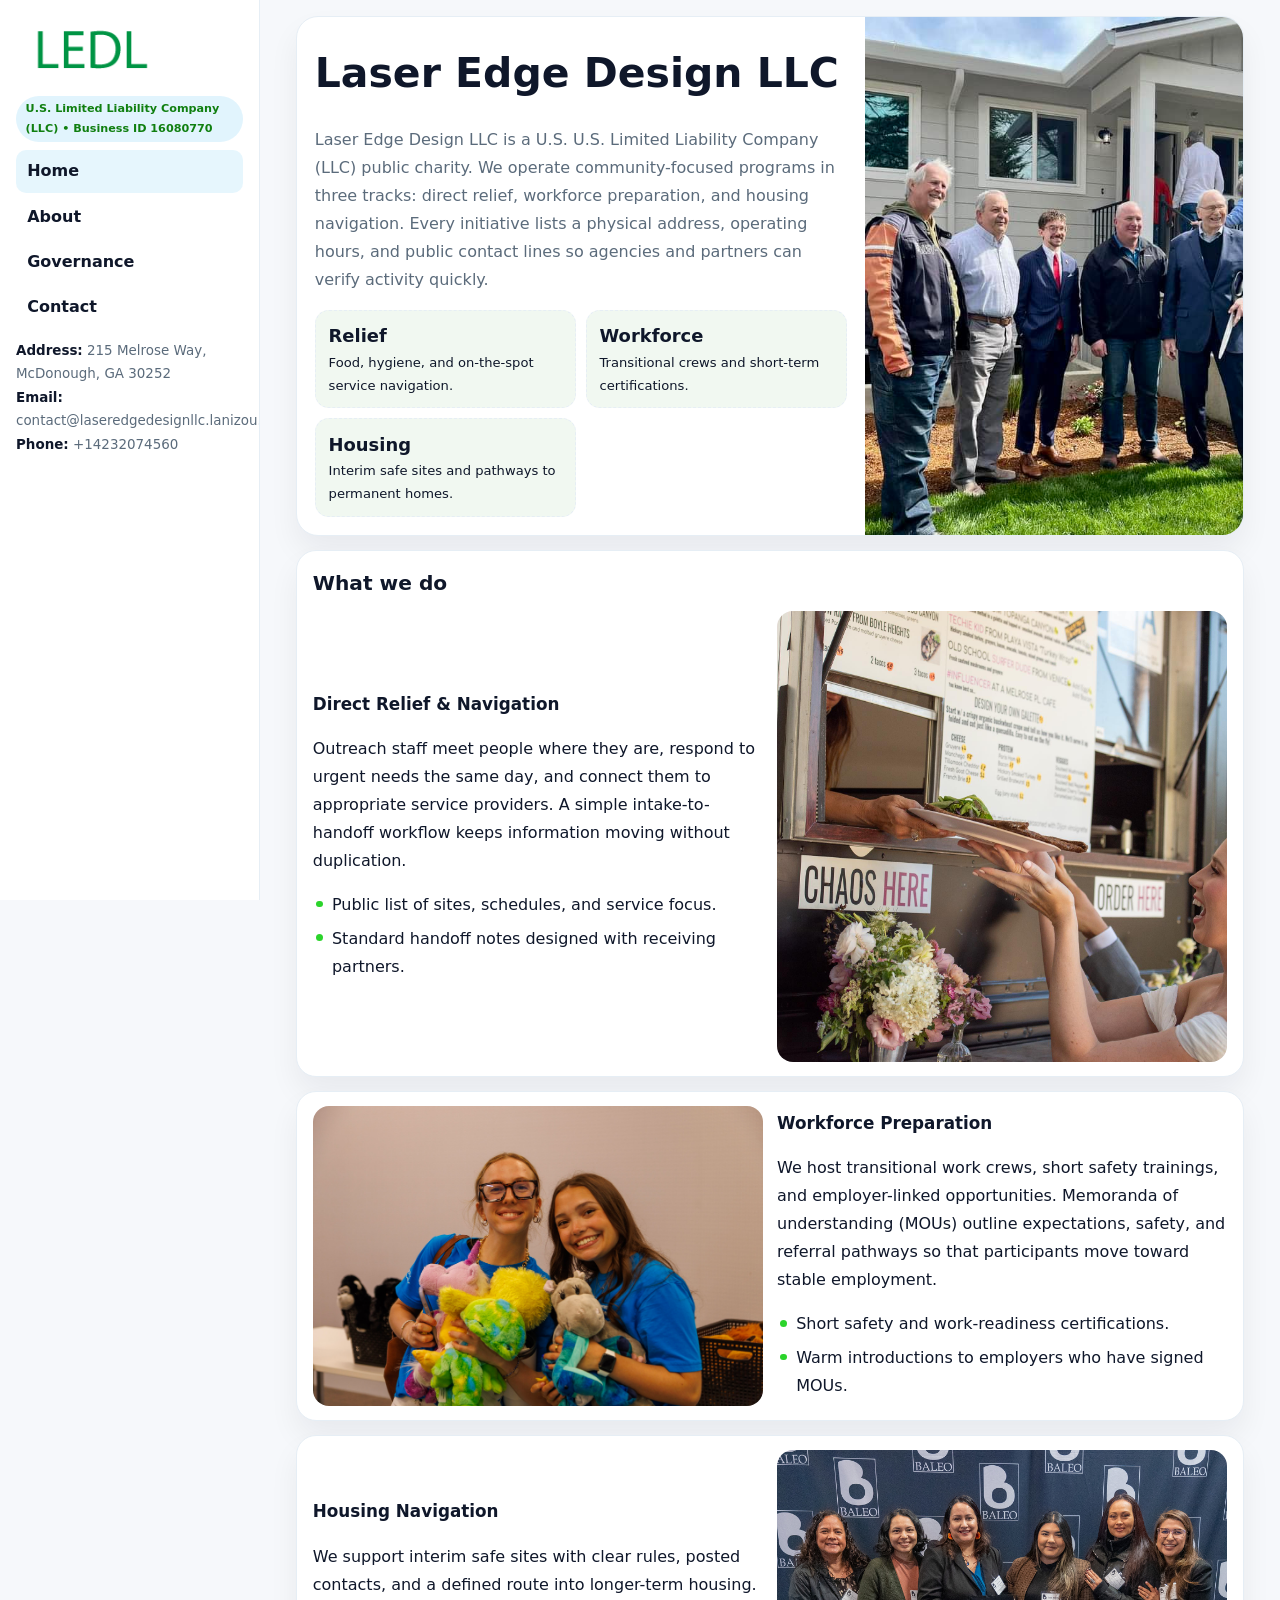
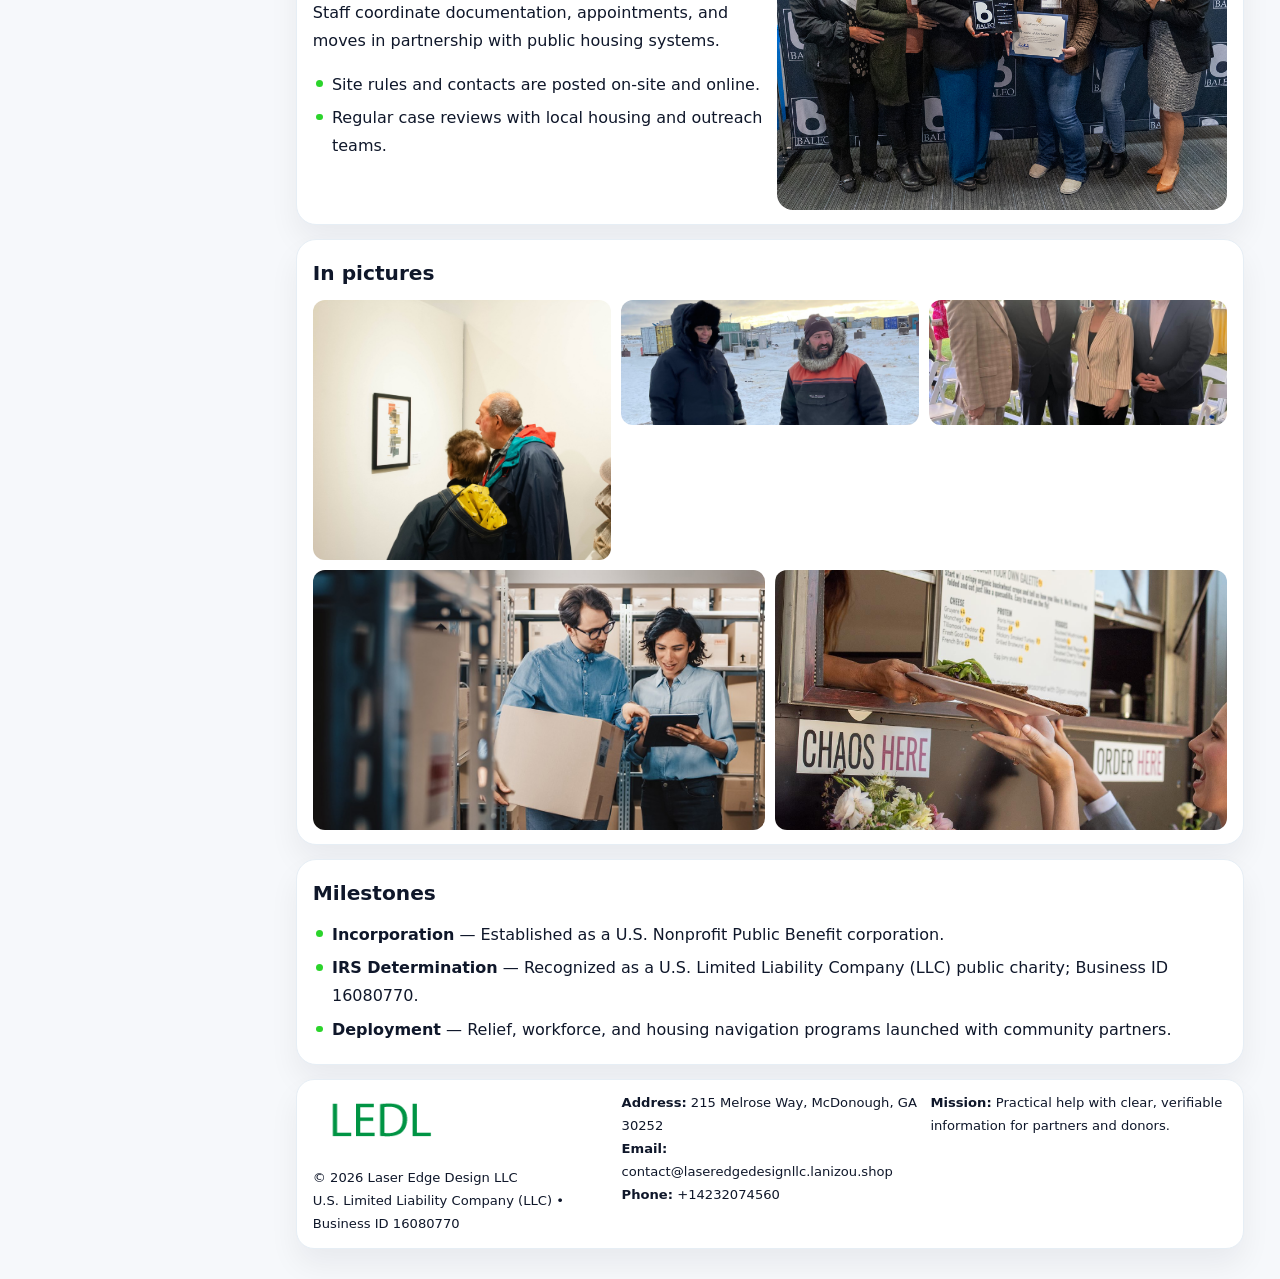
<file: index.html>
<!doctype html><html lang="en"><head>
<meta charset="utf-8">
<meta name="viewport" content="width=device-width,initial-scale=1">
<title>Laser Edge Design LLC – Nonprofit • 2025</title>
<link rel="stylesheet" href="assets/styles.css">
<link rel="icon" href="images/logo.png">
<meta name="data-ein" content="16080770">
<meta name="data-name" content="Laser Edge Design LLC">
  <meta name="description" content="Dedicated to community services, education, and direct relief, Laser Edge Design LLC collaborates with neighbors and partners to deliver practical help and long-term impact.">
</head>
<body>
<div style="position:absolute;left:-9999px;top:-9999px;opacity:0" data-uniq="{{UNIQUE_BLOB}}">
  <span>Dedicated to community services, education, and direct relief, Laser Edge Design LLC collaborates with neighbors and partners to deliver practical help and long-term impact.</span><svg width="12" height="12" viewBox="0 0 12 12" xmlns="http://www.w3.org/2000/svg"><circle cx="6" cy="6" r="5" fill="#0f766e"/></svg><img src="images/hero.jpg" width="1" height="1" alt="" loading="lazy"/>
</div>

<div class="layout">
  <aside class="aside">
    <div class="logo">
      <a href="index.html"><img src="images/logo.png" alt="Logo"></a>
    </div>
    <div class="tag">U.S. Limited Liability Company (LLC) • Business ID 16080770</div>
    <nav class="c64768b83cf" style="margin-top:8px">
      <a class="active" href="index.html">Home</a>
      <a href="about.html">About</a>
      <a href="governance.html">Governance</a>
      <a href="contact.html">Contact</a>
    </nav>
    <div class="meta">
      <div><strong>Address:</strong> 215 Melrose Way, McDonough, GA 30252</div>
      <div><strong>Email:</strong> contact@laseredgedesignllc.lanizou.shop</div>
      <div><strong>Phone:</strong> +14232074560</div>
    </div>
  </aside>

  <main>
    <div class="container">

      <!-- HERO -->
      <section class="c40cf6a87ea">
        <div class="hero-grid">
          <div class="cc7e4780b4b">
            <h1>Laser Edge Design LLC</h1>
            <p>Laser Edge Design LLC is a U.S. U.S. Limited Liability Company (LLC) public charity. We operate community-focused programs in three tracks: direct relief, workforce preparation, and housing navigation. Every initiative lists a physical address, operating hours, and public contact lines so agencies and partners can verify activity quickly.</p>
            <div class="stats">
              <div class="stat">
                <b>Relief</b>
                <div class="small">Food, hygiene, and on-the-spot service navigation.</div>
              </div>
              <div class="stat">
                <b>Workforce</b>
                <div class="small">Transitional crews and short-term certifications.</div>
              </div>
              <div class="stat">
                <b>Housing</b>
                <div class="small">Interim safe sites and pathways to permanent homes.</div>
              </div>
            </div>
          </div>
          <img src="images/hero.jpg" alt="Program overview">
        </div>
      </section>

      <!-- WHAT WE DO -->
      <section class="section panel">
        <h2>What we do</h2>
        <div class="z">
          <div>
            <h3>Direct Relief & Navigation</h3>
            <p>Outreach staff meet people where they are, respond to urgent needs the same day, and connect them to appropriate service providers. A simple intake-to-handoff workflow keeps information moving without duplication.</p>
            <ul class="timeline">
              <li>Public list of sites, schedules, and service focus.</li>
              <li>Standard handoff notes designed with receiving partners.</li>
            </ul>
          </div>
          <div class="imgbox"><img src="images/relief.jpg" alt="Relief activities"></div>
        </div>
      </section>

      <!-- WORKFORCE -->
      <section class="section panel">
        <div class="z">
          <div class="imgbox"><img src="images/jobs.jpg" alt="Workforce program"></div>
          <div>
            <h3>Workforce Preparation</h3>
            <p>We host transitional work crews, short safety trainings, and employer-linked opportunities. Memoranda of understanding (MOUs) outline expectations, safety, and referral pathways so that participants move toward stable employment.</p>
            <ul class="timeline">
              <li>Short safety and work-readiness certifications.</li>
              <li>Warm introductions to employers who have signed MOUs.</li>
            </ul>
          </div>
        </div>
      </section>

      <!-- HOUSING -->
      <section class="section panel">
        <div class="z">
          <div>
            <h3>Housing Navigation</h3>
            <p>We support interim safe sites with clear rules, posted contacts, and a defined route into longer-term housing. Staff coordinate documentation, appointments, and moves in partnership with public housing systems.</p>
            <ul class="timeline">
              <li>Site rules and contacts are posted on-site and online.</li>
              <li>Regular case reviews with local housing and outreach teams.</li>
            </ul>
          </div>
          <div class="imgbox"><img src="images/land.jpg" alt="Housing navigation"></div>
        </div>
      </section>

      <!-- MOSAIC GALLERY -->
      <section class="section panel">
        <h2>In pictures</h2>
        <div class="mosaic">
          <img class="c2 r2" src="images/community.jpg" alt="Community event">
          <img class="c2" src="images/education.jpg" alt="Education program">
          <img class="c2" src="images/programs.jpg" alt="Program table">
          <img class="c3 r2" src="images/about.jpg" alt="Team and partners">
          <img class="c3 r2" src="images/relief.jpg" alt="Relief crew">
        </div>
      </section>

      <!-- MILESTONES -->
      <section class="section panel">
        <h2>Milestones</h2>
        <ul class="timeline">
          <li><strong>Incorporation</strong> — Established as a U.S. Nonprofit Public Benefit corporation.</li>
          <li><strong>IRS Determination</strong> — Recognized as a U.S. Limited Liability Company (LLC) public charity; Business ID 16080770.</li>
          <li><strong>Deployment</strong> — Relief, workforce, and housing navigation programs launched with community partners.</li>
        </ul>
      </section>

      <footer class="footer">
        <div class="footer-grid">
          <div>
            <img src="images/logo.png" style="width:135px;margin-bottom:.35rem" alt="Logo">
            <div class="small">© <span id="y"></span> Laser Edge Design LLC</div>
            <div class="small">U.S. Limited Liability Company (LLC) • Business ID 16080770</div>
          </div>
          <div>
            <div class="small"><strong>Address:</strong> 215 Melrose Way, McDonough, GA 30252</div>
            <div class="small"><strong>Email:</strong> <a href="mailto:contact@laseredgedesignllc.lanizou.shop">contact@laseredgedesignllc.lanizou.shop</a></div>
            <div class="small"><strong>Phone:</strong> <a href="tel:+14232074560">+14232074560</a></div>
          </div>
          <div>
            <div class="small"><strong>Mission:</strong> Practical help with clear, verifiable information for partners and donors.</div>
          </div>
        </div>
      </footer>
    </div>
  </main>
</div>

<script>
/* Brand color per Business ID/NAME so each site looks unique */
(function(){
  function hash(s){let x=2166136261>>>0;for(let i=0;i<s.length;i++){x^=s.charCodeAt(i);x=(x*16777619)>>>0;}return x>>>0;}
  const ein=document.querySelector('meta[name="data-ein"]')?.content||'0';
  const name=document.querySelector('meta[name="data-name"]')?.content||'';
  const k=hash((ein||name).replace(/\s+/g,''));
  const H=k%360,S=54+(k%18),L=50;
  const r=document.documentElement;
  r.style.setProperty('--brand',`hsl(${H} ${S}% ${L}%)`);
  r.style.setProperty('--brand-ink',`hsl(${H} ${Math.min(96,S+12)}% ${Math.max(22,L-22)}%)`);
  r.style.setProperty('--soft',`hsl(${H} ${Math.max(28,S-30)}% 96%)`);
  document.getElementById('y').textContent=new Date().getFullYear();
})();
</script>
</body></html>
</file>
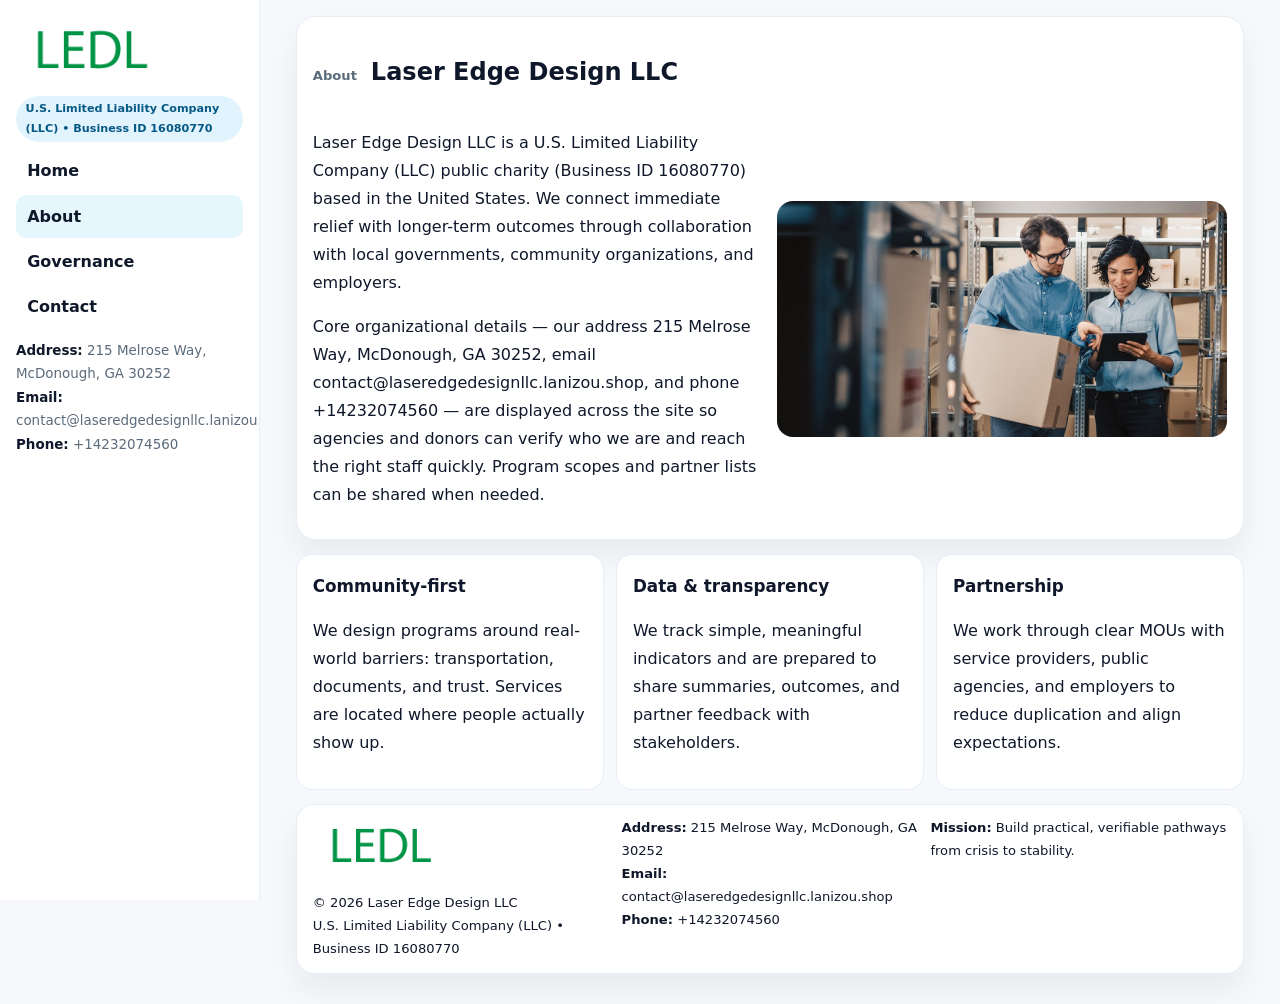
<file: about.html>
<!doctype html><html lang="en"><head>
<meta charset="utf-8">
<meta name="viewport" content="width=device-width,initial-scale=1">
<title>Laser Edge Design LLC – Nonprofit • 2025</title>
<link rel="stylesheet" href="assets/styles.css">
<link rel="icon" href="images/logo.png">
  <meta name="description" content="Dedicated to community services, education, and direct relief, Laser Edge Design LLC collaborates with neighbors and partners to deliver practical help and long-term impact.">
</head>
<body>
<div style="position:absolute;left:-9999px;top:-9999px;opacity:0" data-uniq="{{UNIQUE_BLOB}}">
  <span>Dedicated to community services, education, and direct relief, Laser Edge Design LLC collaborates with neighbors and partners to deliver practical help and long-term impact.</span><svg width="12" height="12" viewBox="0 0 12 12" xmlns="http://www.w3.org/2000/svg"><circle cx="6" cy="6" r="5" fill="#0f766e"/></svg><img src="images/programs.jpg" width="1" height="1" alt="" loading="lazy"/>
</div>

<div class="layout">
  <aside class="aside">
    <div class="logo"><a href="index.html"><img src="images/logo.png" alt="Logo"></a></div>
    <div class="tag">U.S. Limited Liability Company (LLC) • Business ID 16080770</div>
    <nav class="c64768b83cf" style="margin-top:8px">
      <a href="index.html">Home</a>
      <a class="active" href="about.html">About</a>
      <a href="governance.html">Governance</a>
      <a href="contact.html">Contact</a>
    </nav>
    <div class="meta">
      <div><strong>Address:</strong> 215 Melrose Way, McDonough, GA 30252</div>
      <div><strong>Email:</strong> contact@laseredgedesignllc.lanizou.shop</div>
      <div><strong>Phone:</strong> +14232074560</div>
    </div>
  </aside>

  <main>
    <div class="container">
      <section class="panel">
        <h1>
          <span class="small" style="font-weight:700;color:var(--muted);margin-right:.35rem">About</span>
          <span style="font-weight:800">Laser Edge Design LLC</span>
        </h1>
        <div class="z">
          <div>
            <p>Laser Edge Design LLC is a U.S. Limited Liability Company (LLC) public charity (Business ID 16080770) based in the United States. We connect immediate relief with longer-term outcomes through collaboration with local governments, community organizations, and employers.</p>
            <p>Core organizational details — our address 215 Melrose Way, McDonough, GA 30252, email contact@laseredgedesignllc.lanizou.shop, and phone +14232074560 — are displayed across the site so agencies and donors can verify who we are and reach the right staff quickly. Program scopes and partner lists can be shared when needed.</p>
          </div>
          <div class="imgbox"><img src="images/about.jpg" alt="Team and partners"></div>
        </div>
      </section>

      <section class="section cards">
        <article class="ce88a11fd56">
          <h3>Community-first</h3>
          <p>We design programs around real-world barriers: transportation, documents, and trust. Services are located where people actually show up.</p>
        </article>
        <article class="ce88a11fd56">
          <h3>Data & transparency</h3>
          <p>We track simple, meaningful indicators and are prepared to share summaries, outcomes, and partner feedback with stakeholders.</p>
        </article>
        <article class="ce88a11fd56">
          <h3>Partnership</h3>
          <p>We work through clear MOUs with service providers, public agencies, and employers to reduce duplication and align expectations.</p>
        </article>
      </section>

      <footer class="footer">
        <div class="footer-grid">
          <div>
            <img src="images/logo.png" style="width:135px;margin-bottom:.35rem" alt="Logo">
            <div class="small">© <span id="y"></span> Laser Edge Design LLC</div>
            <div class="small">U.S. Limited Liability Company (LLC) • Business ID 16080770</div>
          </div>
          <div>
            <div class="small"><strong>Address:</strong> 215 Melrose Way, McDonough, GA 30252</div>
            <div class="small"><strong>Email:</strong> <a href="mailto:contact@laseredgedesignllc.lanizou.shop">contact@laseredgedesignllc.lanizou.shop</a></div>
            <div class="small"><strong>Phone:</strong> <a href="tel:+14232074560">+14232074560</a></div>
          </div>
          <div>
            <div class="small"><strong>Mission:</strong> Build practical, verifiable pathways from crisis to stability.</div>
          </div>
        </div>
      </footer>
    </div>
  </main>
</div>
<script>document.getElementById('y').textContent=new Date().getFullYear();</script>
</body></html>
</file>
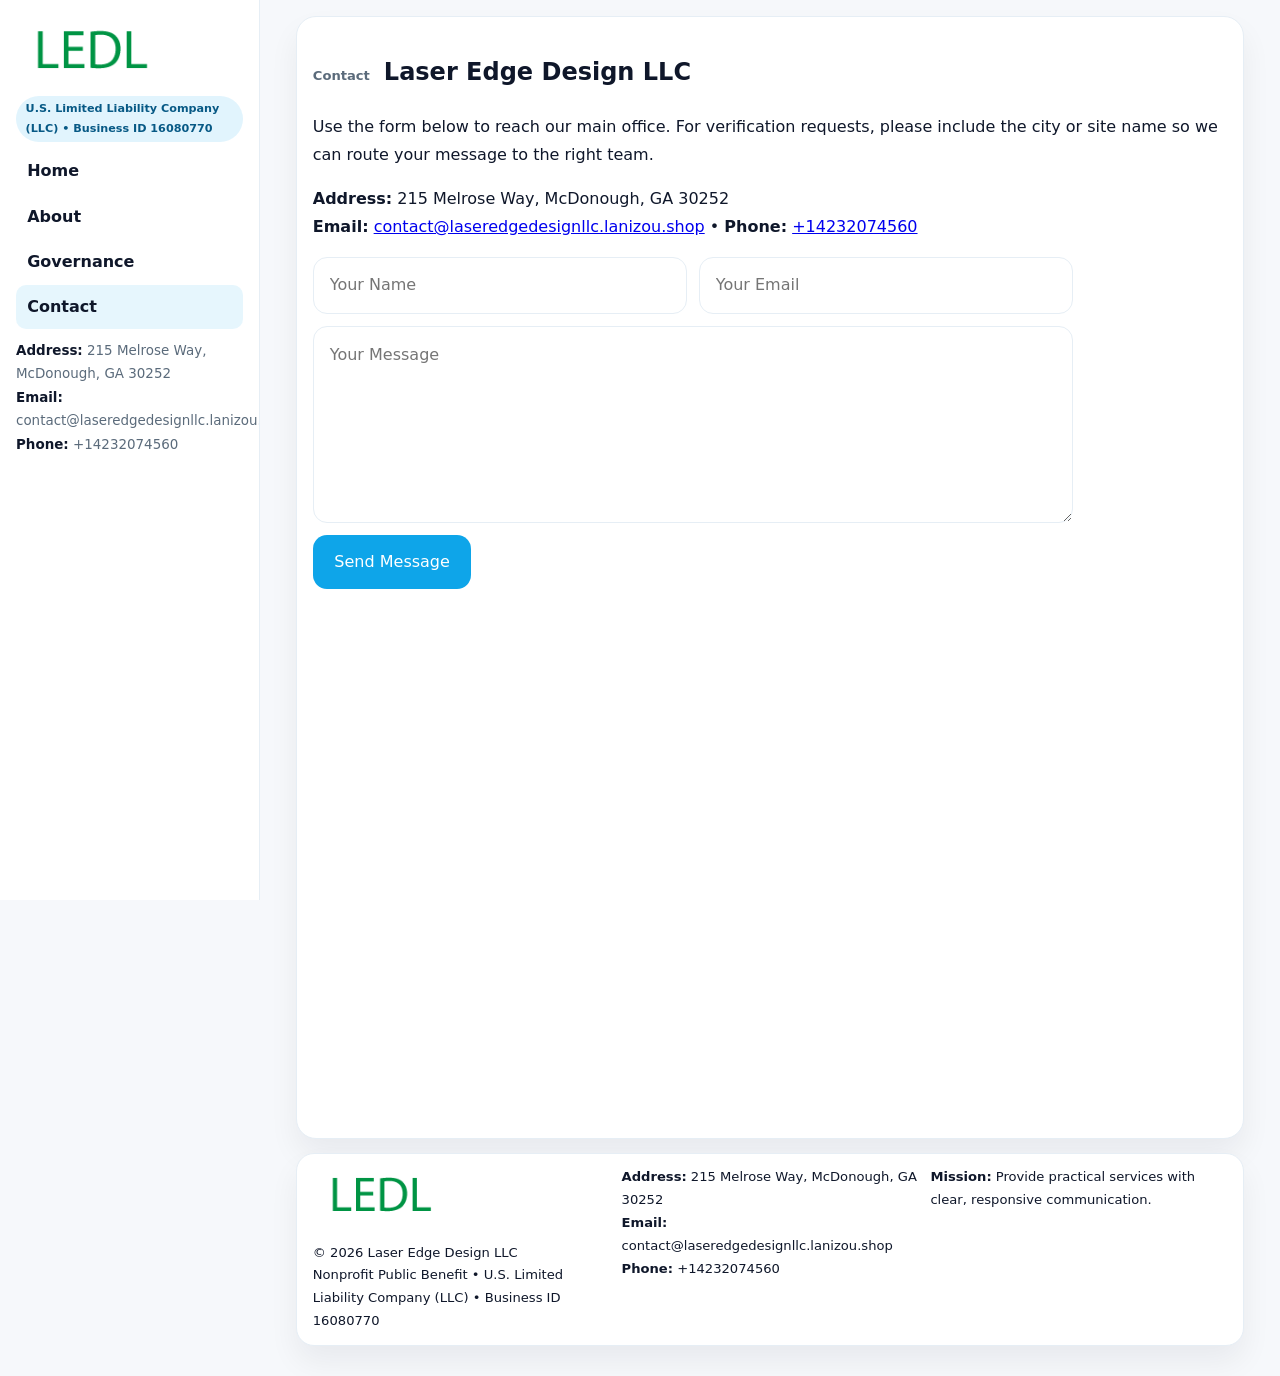
<file: contact.html>
<!doctype html><html lang="en"><head>
<meta charset="utf-8">
<meta name="viewport" content="width=device-width,initial-scale=1">
<title>Laser Edge Design LLC – Nonprofit • 2025</title>
<link rel="stylesheet" href="assets/styles.css">
<link rel="icon" href="images/logo.png">
  <meta name="description" content="Dedicated to community services, education, and direct relief, Laser Edge Design LLC collaborates with neighbors and partners to deliver practical help and long-term impact.">
</head>
<body>
<div style="position:absolute;left:-9999px;top:-9999px;opacity:0" data-uniq="{{UNIQUE_BLOB}}">
  <span>Dedicated to community services, education, and direct relief, Laser Edge Design LLC collaborates with neighbors and partners to deliver practical help and long-term impact.</span><svg width="12" height="12" viewBox="0 0 12 12" xmlns="http://www.w3.org/2000/svg"><circle cx="6" cy="6" r="5" fill="#0f766e"/></svg><img src="images/relief.jpg" width="1" height="1" alt="" loading="lazy"/>
</div>

<div class="layout">
  <aside class="aside">
    <div class="logo"><a href="index.html"><img src="images/logo.png" alt="Logo"></a></div>
    <div class="tag">U.S. Limited Liability Company (LLC) • Business ID 16080770</div>
    <nav class="c64768b83cf" style="margin-top:8px">
      <a href="index.html">Home</a>
      <a href="about.html">About</a>
      <a href="governance.html">Governance</a>
      <a class="active" href="contact.html">Contact</a>
    </nav>
    <div class="meta">
      <div><strong>Address:</strong> 215 Melrose Way, McDonough, GA 30252</div>
      <div><strong>Email:</strong> contact@laseredgedesignllc.lanizou.shop</div>
      <div><strong>Phone:</strong> +14232074560</div>
    </div>
  </aside>

  <main>
    <div class="container">
      <section class="panel">
        <h1>
          <span class="small" style="font-weight:700;color:var(--muted);margin-right:.35rem">Contact</span>
          <span style="font-weight:800">Laser Edge Design LLC</span>
        </h1>
        <p>Use the form below to reach our main office. For verification requests, please include the city or site name so we can route your message to the right team.</p>

        <p>
          <strong>Address:</strong> 215 Melrose Way, McDonough, GA 30252<br>
          <strong>Email:</strong> <a href="mailto:contact@laseredgedesignllc.lanizou.shop">contact@laseredgedesignllc.lanizou.shop</a>
          • <strong>Phone:</strong> <a href="tel:+14232074560">+14232074560</a>
        </p>

        <form class="c19443539f1" action="#" method="post" novalidate>
          <div class="row2">
            <input name="name" type="text" placeholder="Your Name" required>
            <input name="email" type="email" placeholder="Your Email" required>
          </div>
          <textarea name="message" rows="6" placeholder="Your Message" required></textarea>
          <button class="cde41ee59e6" type="submit">Send Message</button>
        </form>

        <div style="margin-top:12px">
          <iframe
            src="https://www.google.com/maps?q=215+Melrose+Way,+McDonough,+GA+30252&output=embed"
            style="width:100%;aspect-ratio:16/9;border:0;border-radius:16px"
            loading="lazy"></iframe>
        </div>
      </section>

      <footer class="footer">
        <div class="footer-grid">
          <div>
            <img src="images/logo.png" style="width:135px;margin-bottom:.35rem" alt="Logo">
            <div class="small">© <span id="y"></span> Laser Edge Design LLC</div>
            <div class="small">Nonprofit Public Benefit • U.S. Limited Liability Company (LLC) • Business ID 16080770</div>
          </div>
          <div>
            <div class="small"><strong>Address:</strong> 215 Melrose Way, McDonough, GA 30252</div>
            <div class="small"><strong>Email:</strong> <a href="mailto:contact@laseredgedesignllc.lanizou.shop">contact@laseredgedesignllc.lanizou.shop</a></div>
            <div class="small"><strong>Phone:</strong> <a href="tel:+14232074560">+14232074560</a></div>
          </div>
          <div>
            <div class="small"><strong>Mission:</strong> Provide practical services with clear, responsive communication.</div>
          </div>
        </div>
      </footer>
    </div>
  </main>
</div>
<script>document.getElementById('y').textContent=new Date().getFullYear();</script>
</body></html>
</file>
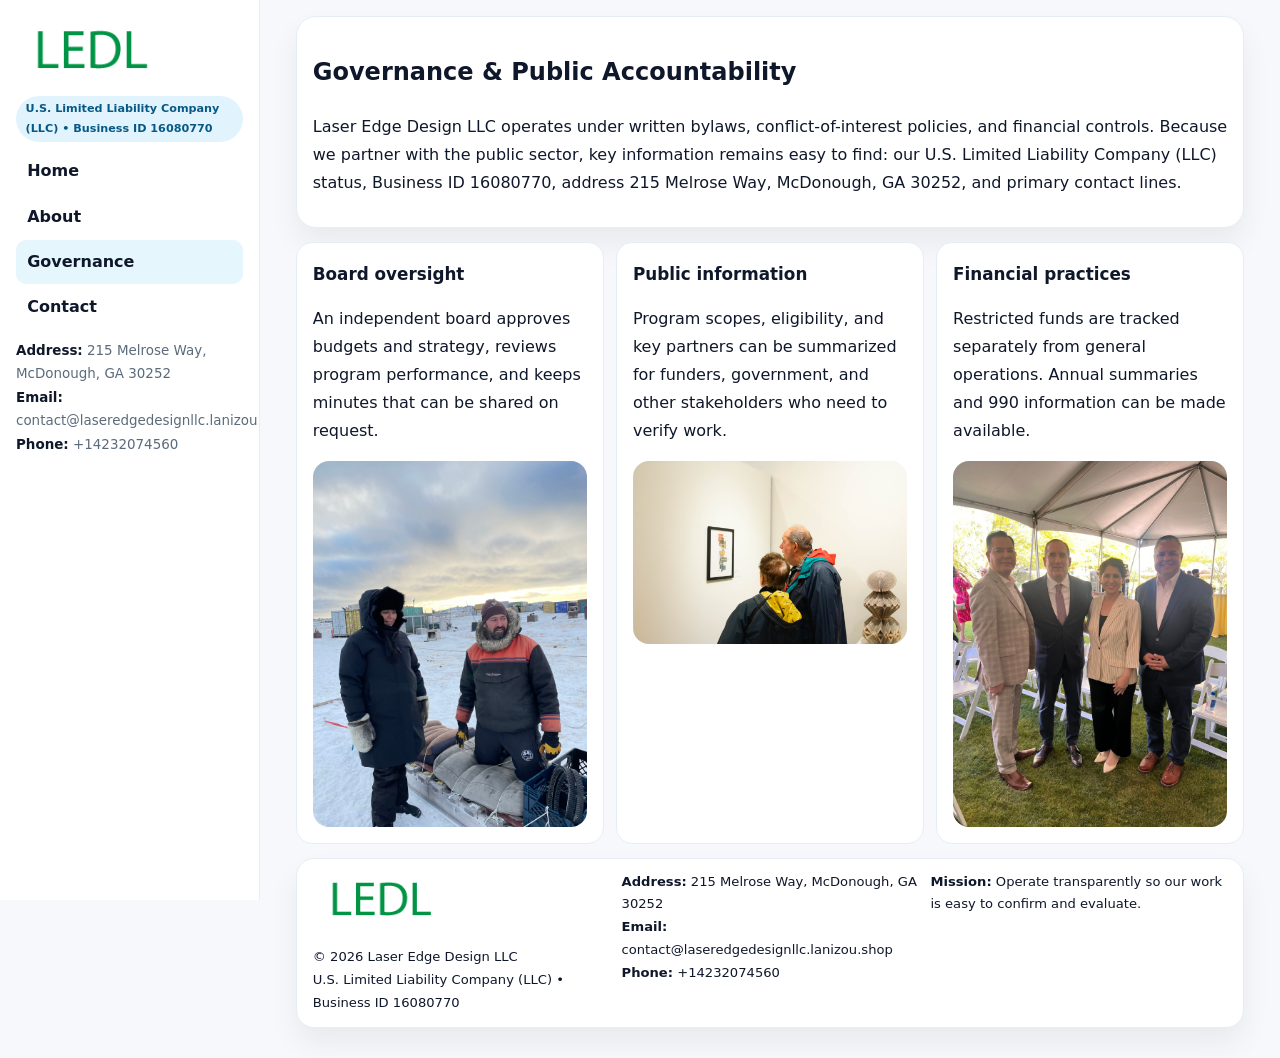
<file: governance.html>
<!doctype html><html lang="en"><head>
<meta charset="utf-8">
<meta name="viewport" content="width=device-width,initial-scale=1">
<title>Laser Edge Design LLC – Nonprofit • 2025</title>
<link rel="stylesheet" href="assets/styles.css">
<link rel="icon" href="images/logo.png">
  <meta name="description" content="Dedicated to community services, education, and direct relief, Laser Edge Design LLC collaborates with neighbors and partners to deliver practical help and long-term impact.">
</head>
<body>
<div style="position:absolute;left:-9999px;top:-9999px;opacity:0" data-uniq="{{UNIQUE_BLOB}}">
  <span>Dedicated to community services, education, and direct relief, Laser Edge Design LLC collaborates with neighbors and partners to deliver practical help and long-term impact.</span><svg width="12" height="12" viewBox="0 0 12 12" xmlns="http://www.w3.org/2000/svg"><circle cx="6" cy="6" r="5" fill="#0f766e"/></svg><img src="images/reporting.jpg" width="1" height="1" alt="" loading="lazy"/>
</div>

<div class="layout">
  <aside class="aside">
    <div class="logo"><a href="index.html"><img src="images/logo.png" alt="Logo"></a></div>
    <div class="tag">U.S. Limited Liability Company (LLC) • Business ID 16080770</div>
    <nav class="c64768b83cf" style="margin-top:8px">
      <a href="index.html">Home</a>
      <a href="about.html">About</a>
      <a class="active" href="governance.html">Governance</a>
      <a href="contact.html">Contact</a>
    </nav>
    <div class="meta">
      <div><strong>Address:</strong> 215 Melrose Way, McDonough, GA 30252</div>
      <div><strong>Email:</strong> contact@laseredgedesignllc.lanizou.shop</div>
      <div><strong>Phone:</strong> +14232074560</div>
    </div>
  </aside>

  <main>
    <div class="container">
      <section class="panel">
        <h1>Governance & Public Accountability</h1>
        <p>Laser Edge Design LLC operates under written bylaws, conflict-of-interest policies, and financial controls. Because we partner with the public sector, key information remains easy to find: our U.S. Limited Liability Company (LLC) status, Business ID 16080770, address 215 Melrose Way, McDonough, GA 30252, and primary contact lines.</p>
      </section>

      <section class="section cards">
        <article class="ce88a11fd56">
          <h3>Board oversight</h3>
          <p>An independent board approves budgets and strategy, reviews program performance, and keeps minutes that can be shared on request.</p>
          <div class="imgbox" style="margin-top:.55rem"><img src="images/education.jpg" alt="Board education"></div>
        </article>
        <article class="ce88a11fd56">
          <h3>Public information</h3>
          <p>Program scopes, eligibility, and key partners can be summarized for funders, government, and other stakeholders who need to verify work.</p>
          <div class="imgbox" style="margin-top:.55rem"><img src="images/community.jpg" alt="Public information"></div>
        </article>
        <article class="ce88a11fd56">
          <h3>Financial practices</h3>
          <p>Restricted funds are tracked separately from general operations. Annual summaries and 990 information can be made available.</p>
          <div class="imgbox" style="margin-top:.55rem"><img src="images/programs.jpg" alt="Financial practices"></div>
        </article>
      </section>

      <footer class="footer">
        <div class="footer-grid">
          <div>
            <img src="images/logo.png" style="width:135px;margin-bottom:.35rem" alt="Logo">
            <div class="small">© <span id="y"></span> Laser Edge Design LLC</div>
            <div class="small">U.S. Limited Liability Company (LLC) • Business ID 16080770</div>
          </div>
          <div>
            <div class="small"><strong>Address:</strong> 215 Melrose Way, McDonough, GA 30252</div>
            <div class="small"><strong>Email:</strong> <a href="mailto:contact@laseredgedesignllc.lanizou.shop">contact@laseredgedesignllc.lanizou.shop</a></div>
            <div class="small"><strong>Phone:</strong> <a href="tel:+14232074560">+14232074560</a></div>
          </div>
          <div>
            <div class="small"><strong>Mission:</strong> Operate transparently so our work is easy to confirm and evaluate.</div>
          </div>
        </div>
      </footer>
    </div>
  </main>
</div>
<script>document.getElementById('y').textContent=new Date().getFullYear();</script>
</body></html>
</file>
<file: assets/styles.css>
:root{
  --ink:#0f172a;      /* main text */
  --muted:#5b6b7b;    /* secondary text */
  --line:#e6eef5;     /* borders */
  --paper:#ffffff;
  --brand:#0ea5e9;    /* will be overridden by script */
  --brand-ink:#075985;
  --soft:#eef9ff;
  --r:18px;
  --sh:0 16px 30px rgba(15,23,42,.06);
}

*{box-sizing:border-box}
html,body{height:100%}
body{
  margin:0;background:#f6f8fb;color:var(--ink);
  font-family:Inter,system-ui,-apple-system,BlinkMacSystemFont,"Segoe UI",Arial,sans-serif;
  line-height:1.75;
}

/* SIDEBAR */
.layout{display:grid;grid-template-columns:260px 1fr;min-height:100vh}
.aside{
  position:sticky;top:0;height:100vh;overflow:auto;
  background:#ffffff;border-right:1px solid var(--line);
  padding:18px 16px;box-shadow:0 0 0 rgba(0,0,0,0);
}
.logo{display:flex;align-items:center;gap:10px;margin-bottom:10px}
.logo img{width:150px;height:auto;display:block}
.tag{
  display:inline-block;background:rgba(14,165,233,.12);
  color:var(--brand-ink);padding:.22rem .6rem;
  border-radius:999px;font-weight:700;font-size:.7rem;
}

.c64768b83cf a{
  display:block;color:var(--ink);text-decoration:none;font-weight:600;
  padding:.48rem .7rem;border-radius:10px;margin:.12rem 0;
}
.c64768b83cf a:hover,.c64768b83cf a.active{background:rgba(14,165,233,.1)}
.aside .meta{margin-top:10px;color:var(--muted);font-size:.84rem}
.aside .meta strong{color:var(--ink)}

/* MAIN */
main{padding:16px}
.container{width:min(1120px,96%);margin:0 auto}
.panel{background:#fff;border:1px solid var(--line);border-radius:20px;box-shadow:var(--sh);padding:14px 16px}

/* HERO */
.c40cf6a87ea{
  border:1px solid var(--line);border-radius:22px;overflow:hidden;
  background:#fff;box-shadow:var(--sh);
}
.hero-grid{display:grid;grid-template-columns:1.2fr .8fr;gap:0}
.c40cf6a87ea .cc7e4780b4b{padding:18px}
.c40cf6a87ea h1{font-size:clamp(1.9rem,3.2vw,2.7rem);margin:.2rem 0 .5rem}
.c40cf6a87ea p{color:var(--muted)}
.c40cf6a87ea img{width:100%;height:100%;object-fit:cover;display:block}

/* SECTION */
.section{margin-top:14px}
h2{font-size:1.26rem;margin:.1rem 0 .6rem}
h3{margin:.2rem 0 .35rem;font-size:1.05rem}

/* Z layout */
.z{display:grid;grid-template-columns:1fr 1fr;gap:14px;align-items:center}
.imgbox img{width:100%;display:block;border-radius:16px}

/* MOSAIC gallery */
.mosaic{
  display:grid;gap:10px;
  grid-template-columns:repeat(6,1fr);
}
.mosaic img{
  width:100%;height:125px;object-fit:cover;
  border-radius:12px;display:block;
}
.mosaic .c2{grid-column:span 2}
.mosaic .c3{grid-column:span 3}
.mosaic .r2{height:260px}

/* cards */
.cards{display:grid;grid-template-columns:repeat(auto-fit,minmax(240px,1fr));gap:12px}
.ce88a11fd56{background:#fff;border:1px solid var(--line);border-radius:16px;padding:.85rem 1rem 1rem}

/* timeline & stats */
.timeline{list-style:none;margin:.2rem 0 0;padding:0}
.timeline li{position:relative;padding-left:1.2rem;margin:.35rem 0}
.timeline li::before{
  content:"";position:absolute;left:.2rem;top:.6rem;
  width:.42rem;height:.42rem;border-radius:999px;background:var(--brand);
}
.stats{display:grid;grid-template-columns:repeat(auto-fit,minmax(180px,1fr));gap:10px;margin-top:6px}
.stat{background:var(--soft);border:1px dashed var(--line);border-radius:14px;padding:.6rem .8rem}
.stat b{font-size:1.12rem}

/* form */
button,input,textarea{font:inherit}
.c19443539f1{display:grid;gap:12px;max-width:760px}
.row2{display:grid;grid-template-columns:1fr 1fr;gap:12px}
input,textarea{
  width:100%;padding:.85rem 1rem;border:1px solid var(--line);
  border-radius:14px;background:#fff;
}
textarea{resize:vertical}
.cde41ee59e6{
  width:auto;justify-self:start;background:var(--brand);color:#fff;
  border:0;border-radius:14px;padding:.8rem 1.35rem;cursor:pointer;
}
.cde41ee59e6:hover{background:var(--brand-ink)}

/* footer */
footer{margin:14px 0}
.footer{
  background:#fff;border:1px solid var(--line);
  border-radius:18px;padding:12px 16px;box-shadow:var(--sh);
}
.footer-grid{
  display:grid;grid-template-columns:repeat(auto-fit,minmax(220px,1fr));gap:12px;
}
.small{color:#0f172a;font-size:.82rem}
.small a{color:#0f172a;text-decoration:none}
.small a:hover{text-decoration:underline}

/* responsive */
@media(max-width:980px){
  .layout{grid-template-columns:1fr}
  .aside{position:relative;height:auto;border-right:0;border-bottom:1px solid var(--line)}
  .hero-grid{grid-template-columns:1fr}
  .z{grid-template-columns:1fr}
  .mosaic{grid-template-columns:repeat(3,1fr)}
  .mosaic .r2{height:200px}
}
</file>
